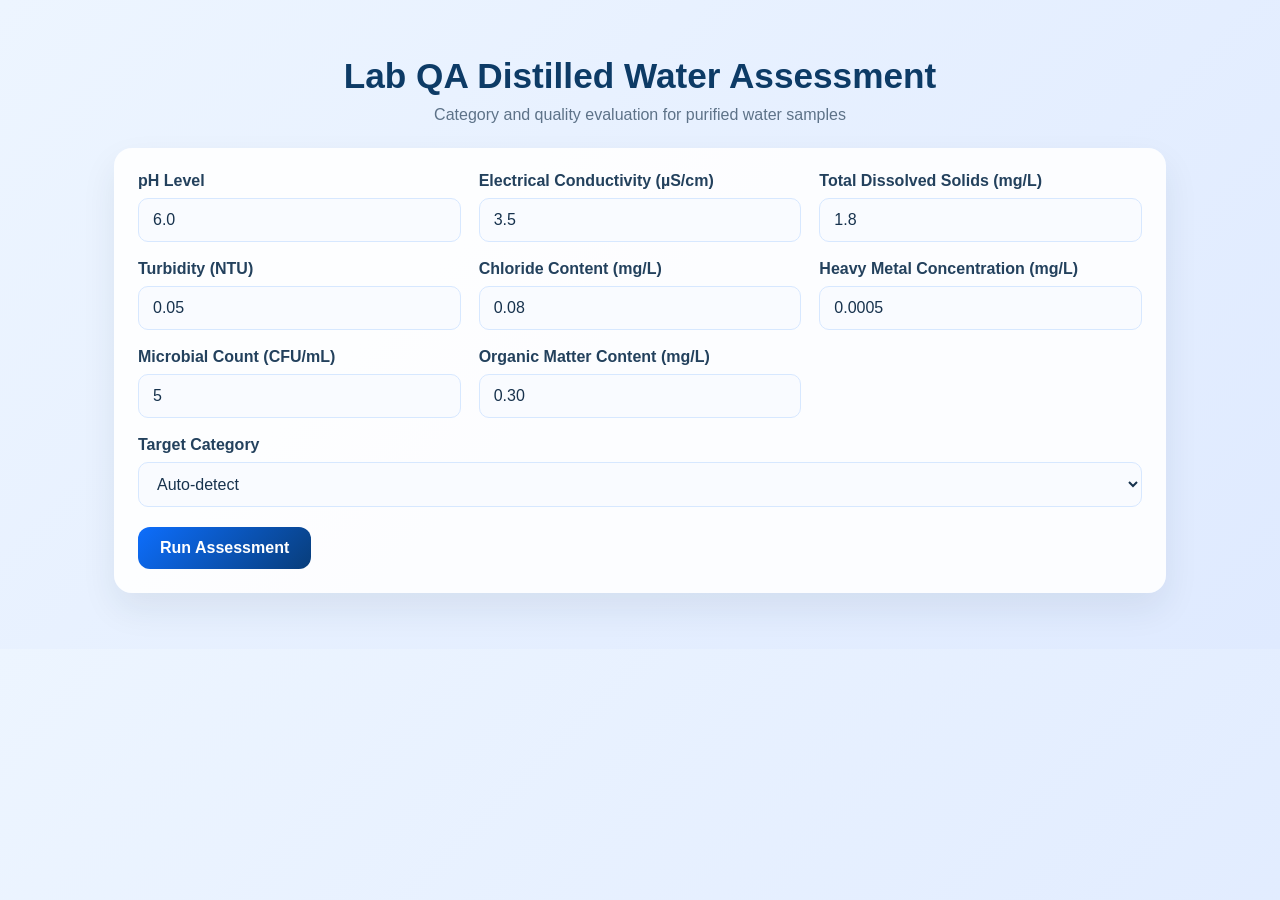
<file: index.html>
<!DOCTYPE html>
<html lang="en">
  <head>
    <meta charset="UTF-8" />
    <meta name="viewport" content="width=device-width, initial-scale=1.0" />
    <title>Lab QA Distilled Water Assessment</title>
    <style>
      :root {
        --bg: #edf5ff;
        --panel: #ffffff;
        --primary: #0d6efd;
        --primary-dark: #083d7a;
        --text: #17324d;
        --muted: #5d7288;
        --border: #d7e8ff;
        --success: #1f9d69;
        --warning: #d97706;
        --danger: #c0392b;
      }

      * { box-sizing: border-box; }

      body {
        margin: 0;
        font-family: Arial, Helvetica, sans-serif;
        background: linear-gradient(135deg, #edf5ff, #dfeaff);
        color: var(--text);
      }

      .container {
        max-width: 1100px;
        margin: 32px auto;
        padding: 24px;
      }

      .header {
        text-align: center;
        margin-bottom: 24px;
      }

      .header h1 {
        margin: 0 0 10px;
        color: #0d3b66;
        font-size: 2.2rem;
      }

      .header p {
        margin: 0;
        color: var(--muted);
        font-size: 1rem;
      }

      .panel {
        background: rgba(255,255,255,0.9);
        padding: 24px;
        border-radius: 18px;
        box-shadow: 0 16px 35px rgba(22, 48, 70, 0.08);
      }

      .grid {
        display: grid;
        grid-template-columns: repeat(auto-fit, minmax(240px, 1fr));
        gap: 18px;
      }

      .field {
        display: flex;
        flex-direction: column;
      }

      .field label {
        font-weight: 700;
        margin-bottom: 8px;
        color: #23415d;
      }

      .field input,
      .field select {
        border: 1px solid var(--border);
        border-radius: 10px;
        padding: 12px 14px;
        font-size: 1rem;
        background: #f9fbff;
        color: var(--text);
      }

      .full { grid-column: 1 / -1; }

      .actions {
        margin-top: 20px;
      }

      button {
        border: none;
        border-radius: 12px;
        background: linear-gradient(135deg, var(--primary), var(--primary-dark));
        color: white;
        font-size: 1rem;
        font-weight: 700;
        padding: 12px 22px;
        cursor: pointer;
      }

      button:hover {
        filter: brightness(1.05);
      }

      .alert {
        margin-top: 18px;
        border-radius: 12px;
        padding: 12px 16px;
        display: none;
        font-weight: 700;
      }

      .alert.error {
        background: #fff0f0;
        border: 1px solid #f2b4b4;
        color: var(--danger);
      }

      .result {
        margin-top: 30px;
      }

      .result-card {
        background: rgba(255,255,255,0.9);
        border-radius: 18px;
        padding: 24px;
        box-shadow: 0 16px 35px rgba(22, 48, 70, 0.08);
      }

      .result h2 {
        margin-top: 0;
        color: #102e4a;
      }

      .stats {
        display: grid;
        grid-template-columns: repeat(auto-fit, minmax(180px, 1fr));
        gap: 16px;
        margin: 18px 0 24px;
      }

      .stat {
        background: #eef7ff;
        border: 1px solid var(--border);
        border-radius: 12px;
        padding: 14px;
      }

      .stat-label {
        display: block;
        font-size: 0.8rem;
        color: var(--muted);
        margin-bottom: 6px;
      }

      .result-grid {
        display: grid;
        grid-template-columns: repeat(auto-fit, minmax(260px, 1fr));
        gap: 22px;
      }

      .group h3 {
        color: #112f4c;
        margin-top: 0;
      }

      ul {
        padding-left: 18px;
        margin: 10px 0 0;
      }

      li {
        margin-bottom: 8px;
      }

      .recommendations {
        margin-top: 22px;
      }

      .hidden { display: none; }
    </style>
  </head>
  <body>
    <div class="container">
      <header class="header">
        <h1>Lab QA Distilled Water Assessment</h1>
        <p>Category and quality evaluation for purified water samples</p>
      </header>

      <div class="panel">
        <form id="assessmentForm">
          <div class="grid">
            <div class="field">
              <label for="ph_level">pH Level</label>
              <input id="ph_level" type="number" step="0.01" value="6.0" required />
            </div>

            <div class="field">
              <label for="electrical_conductivity">Electrical Conductivity (µS/cm)</label>
              <input id="electrical_conductivity" type="number" step="0.01" value="3.5" required />
            </div>

            <div class="field">
              <label for="total_dissolved_solids">Total Dissolved Solids (mg/L)</label>
              <input id="total_dissolved_solids" type="number" step="0.01" value="1.8" required />
            </div>

            <div class="field">
              <label for="turbidity">Turbidity (NTU)</label>
              <input id="turbidity" type="number" step="0.01" value="0.05" required />
            </div>

            <div class="field">
              <label for="chloride_content">Chloride Content (mg/L)</label>
              <input id="chloride_content" type="number" step="0.01" value="0.08" required />
            </div>

            <div class="field">
              <label for="heavy_metal_concentration">Heavy Metal Concentration (mg/L)</label>
              <input id="heavy_metal_concentration" type="number" step="0.001" value="0.0005" required />
            </div>

            <div class="field">
              <label for="microbial_count">Microbial Count (CFU/mL)</label>
              <input id="microbial_count" type="number" step="1" value="5" required />
            </div>

            <div class="field">
              <label for="organic_matter_content">Organic Matter Content (mg/L)</label>
              <input id="organic_matter_content" type="number" step="0.01" value="0.30" required />
            </div>

            <div class="field full">
              <label for="category">Target Category</label>
              <select id="category">
                <option value="">Auto-detect</option>
                <option value="Pharmaceutical Grade">Pharmaceutical Grade</option>
                <option value="Laboratory Grade">Laboratory Grade</option>
                <option value="Food Grade">Food Grade</option>
                <option value="Cosmetic Grade">Cosmetic Grade</option>
                <option value="Industrial Grade">Industrial Grade</option>
                <option value="Standard">Standard</option>
              </select>
            </div>
          </div>

          <div class="actions">
            <button type="submit">Run Assessment</button>
          </div>
        </form>

        <div id="alert" class="alert error"></div>
      </div>

      <section id="resultSection" class="result hidden">
        <div class="result-card">
          <h2>Assessment Result</h2>

          <div class="stats">
            <div class="stat">
              <span class="stat-label">Category</span>
              <strong id="resultCategory">-</strong>
            </div>
            <div class="stat">
              <span class="stat-label">Grade</span>
              <strong id="resultGrade">-</strong>
            </div>
            <div class="stat">
              <span class="stat-label">Score</span>
              <strong id="resultScore">-</strong>
            </div>
          </div>

          <div class="result-grid">
            <div class="group">
              <h3>Passing Parameters</h3>
              <ul id="passingList"></ul>
            </div>

            <div class="group">
              <h3>Failing Parameters</h3>
              <ul id="failingList"></ul>
            </div>
          </div>

          <div class="recommendations group">
            <h3>Recommendations</h3>
            <ul id="recommendationsList"></ul>
          </div>
        </div>
      </section>
    </div>

    <script>
      const standards = {
        'Pharmaceutical Grade': {
          phMin: 5.5, phMax: 6.5,
          ecMax: 5.1,
          tdsMax: 2.5,
          turbidityMax: 0.1,
          chlorideMax: 0.10,
          heavyMetalMax: 0.001,
          microbialMax: 10,
          organicMax: 0.5
        },
        'Laboratory Grade': {
          phMin: 5.0, phMax: 7.0,
          ecMax: 10.0,
          tdsMax: 5.0,
          turbidityMax: 0.5,
          chlorideMax: 0.5,
          heavyMetalMax: 0.01,
          microbialMax: 100,
          organicMax: 1.0
        },
        'Food Grade': {
          phMin: 6.0, phMax: 7.5,
          ecMax: 50.0,
          tdsMax: 25.0,
          turbidityMax: 1.0,
          chlorideMax: 1.0,
          heavyMetalMax: 0.05,
          microbialMax: 1000,
          organicMax: 2.0
        },
        'Cosmetic Grade': {
          phMin: 5.5, phMax: 7.5,
          ecMax: 75.0,
          tdsMax: 50.0,
          turbidityMax: 2.0,
          chlorideMax: 2.0,
          heavyMetalMax: 0.1,
          microbialMax: 5000,
          organicMax: 3.0
        },
        'Industrial Grade': {
          phMin: 4.0, phMax: 8.0,
          ecMax: 200.0,
          tdsMax: 100.0,
          turbidityMax: 5.0,
          chlorideMax: 5.0,
          heavyMetalMax: 0.5,
          microbialMax: 50000,
          organicMax: 5.0
        },
        'Standard': {
          phMin: 3.0, phMax: 9.0,
          ecMax: 500.0,
          tdsMax: 250.0,
          turbidityMax: 10.0,
          chlorideMax: 10.0,
          heavyMetalMax: 1.0,
          microbialMax: 100000,
          organicMax: 10.0
        }
      };

      const categoryOrder = [
        'Pharmaceutical Grade',
        'Laboratory Grade',
        'Food Grade',
        'Cosmetic Grade',
        'Industrial Grade',
        'Standard'
      ];

      function showAlert(message) {
        const alertBox = document.getElementById('alert');
        alertBox.textContent = message;
        alertBox.style.display = 'block';
      }

      function hideAlert() {
        document.getElementById('alert').style.display = 'none';
      }

      function calculateDeviationScore(value, minVal, maxVal) {
        if (value < minVal) return Math.max(0, 100 - (minVal - value) * 10);
        if (value > maxVal) return Math.max(0, 100 - (value - maxVal) * 10);
        return 100;
      }

      function parameterScore(metricName, value, standard) {
        switch (metricName) {
          case 'pH Level':
            return calculateDeviationScore(value, standard.phMin, standard.phMax);
          case 'Electrical Conductivity':
            return value <= standard.ecMax ? 100 : Math.max(0, 100 - (value - standard.ecMax) * 2);
          case 'Total Dissolved Solids':
            return value <= standard.tdsMax ? 100 : Math.max(0, 100 - (value - standard.tdsMax) * 2);
          case 'Turbidity':
            return value <= standard.turbidityMax ? 100 : Math.max(0, 100 - (value - standard.turbidityMax) * 5);
          case 'Chloride Content':
            return value <= standard.chlorideMax ? 100 : Math.max(0, 100 - (value - standard.chlorideMax) * 10);
          case 'Heavy Metal Concentration':
            return value <= standard.heavyMetalMax ? 100 : Math.max(0, 100 - (value - standard.heavyMetalMax) * 50);
          case 'Microbial Count':
            return value <= standard.microbialMax ? 100 : Math.max(0, 100 - ((value / standard.microbialMax) - 1) * 20);
          case 'Organic Matter Content':
            return value <= standard.organicMax ? 100 : Math.max(0, 100 - (value - standard.organicMax) * 10);
          default:
            return 100;
        }
      }

      function getMatchingCategory(metrics) {
        const scores = categoryOrder.map((categoryName) => {
          const std = standards[categoryName];
          let passes = 0;
          let fails = 0;

          const checks = [
            { name: 'pH Level', value: metrics.ph_level, isPass: metrics.ph_level >= std.phMin && metrics.ph_level <= std.phMax },
            { name: 'Electrical Conductivity', value: metrics.electrical_conductivity, isPass: metrics.electrical_conductivity <= std.ecMax },
            { name: 'Total Dissolved Solids', value: metrics.total_dissolved_solids, isPass: metrics.total_dissolved_solids <= std.tdsMax },
            { name: 'Turbidity', value: metrics.turbidity, isPass: metrics.turbidity <= std.turbidityMax },
            { name: 'Chloride Content', value: metrics.chloride_content, isPass: metrics.chloride_content <= std.chlorideMax },
            { name: 'Heavy Metal Concentration', value: metrics.heavy_metal_concentration, isPass: metrics.heavy_metal_concentration <= std.heavyMetalMax },
            { name: 'Microbial Count', value: metrics.microbial_count, isPass: metrics.microbial_count <= std.microbialMax },
            { name: 'Organic Matter Content', value: metrics.organic_matter_content, isPass: metrics.organic_matter_content <= std.organicMax }
          ];

          checks.forEach((item) => {
            if (item.isPass) passes++; else fails++;
          });

          return { categoryName, score: passes - (fails * 2) };
        });

        scores.sort((a,b) => b.score - a.score);
        return scores[0].categoryName;
      }

      function assessWater(metrics, categoryName) {
        const targetCategory = categoryName || getMatchingCategory(metrics);
        const standard = standards[targetCategory];
        const passing = [];
        const failing = [];
        const scores = [];

        const checks = [
          { label: 'pH Level', value: metrics.ph_level, pass: metrics.ph_level >= standard.phMin && metrics.ph_level <= standard.phMax },
          { label: 'Electrical Conductivity', value: metrics.electrical_conductivity, pass: metrics.electrical_conductivity <= standard.ecMax },
          { label: 'Total Dissolved Solids', value: metrics.total_dissolved_solids, pass: metrics.total_dissolved_solids <= standard.tdsMax },
          { label: 'Turbidity', value: metrics.turbidity, pass: metrics.turbidity <= standard.turbidityMax },
          { label: 'Chloride Content', value: metrics.chloride_content, pass: metrics.chloride_content <= standard.chlorideMax },
          { label: 'Heavy Metal Concentration', value: metrics.heavy_metal_concentration, pass: metrics.heavy_metal_concentration <= standard.heavyMetalMax },
          { label: 'Microbial Count', value: metrics.microbial_count, pass: metrics.microbial_count <= standard.microbialMax },
          { label: 'Organic Matter Content', value: metrics.organic_matter_content, pass: metrics.organic_matter_content <= standard.organicMax }
        ];

        checks.forEach((item) => {
          const score = parameterScore(item.label, item.value, standard);
          scores.push(score);
          if (item.pass) passing.push(item.label); else failing.push(item.label);
        });

        const avgScore = scores.reduce((sum, n) => sum + n, 0) / scores.length;
        const grade = avgScore >= 90 ? 'Excellent' : avgScore >= 75 ? 'Good' : avgScore >= 60 ? 'Acceptable' : avgScore >= 40 ? 'Poor' : 'Failed';

        const recommendations = [];
        if (failing.length === 0) {
          recommendations.push('Water meets all standards for the selected category.');
        } else {
          failing.forEach((item) => {
            const map = {
              'pH Level': 'Adjust pH level using the correct buffer or neutralization method.',
              'Electrical Conductivity': 'Improve deionization or distillation to reduce dissolved ions.',
              'Total Dissolved Solids': 'Use additional filtration or reverse osmosis to lower dissolved solids.',
              'Turbidity': 'Apply fine filtration or settling to remove suspended particles.',
              'Chloride Content': 'Use ion exchange or additional purification to reduce chloride concentrations.',
              'Heavy Metal Concentration': 'Install polishing or chelation treatment for heavy metal removal.',
              'Microbial Count': 'Use UV sterilization or membrane filtration to reduce microbial load.',
              'Organic Matter Content': 'Apply activated carbon filtration or oxidation treatment.'
            };
            recommendations.push(map[item] || 'Review the treatment system and re-test after correction.');
          });
        }

        recommendations.push('Re-test after implementing corrective actions and document the results.');

        return {
          category: targetCategory,
          grade,
          score: avgScore,
          passing,
          failing,
          recommendations
        };
      }

      document.getElementById('assessmentForm').addEventListener('submit', function (event) {
        event.preventDefault();
        hideAlert();

        const metrics = {
          ph_level: parseFloat(document.getElementById('ph_level').value),
          electrical_conductivity: parseFloat(document.getElementById('electrical_conductivity').value),
          total_dissolved_solids: parseFloat(document.getElementById('total_dissolved_solids').value),
          turbidity: parseFloat(document.getElementById('turbidity').value),
          chloride_content: parseFloat(document.getElementById('chloride_content').value),
          heavy_metal_concentration: parseFloat(document.getElementById('heavy_metal_concentration').value),
          microbial_count: parseInt(document.getElementById('microbial_count').value, 10),
          organic_matter_content: parseFloat(document.getElementById('organic_matter_content').value)
        };

        if (Object.values(metrics).some((value) => Number.isNaN(value))) {
          showAlert('Please enter valid numeric values for all fields.');
          return;
        }

        const selectedCategory = document.getElementById('category').value;
        const result = assessWater(metrics, selectedCategory);

        document.getElementById('resultCategory').textContent = result.category;
        document.getElementById('resultGrade').textContent = result.grade;
        document.getElementById('resultScore').textContent = `${result.score.toFixed(1)}/100`;

        const passingList = document.getElementById('passingList');
        const failingList = document.getElementById('failingList');
        const recommendationsList = document.getElementById('recommendationsList');

        passingList.innerHTML = result.passing.length
          ? result.passing.map((item) => `<li>${item}</li>`).join('')
          : '<li>None</li>';

        failingList.innerHTML = result.failing.length
          ? result.failing.map((item) => `<li>${item}</li>`).join('')
          : '<li>None</li>';

        recommendationsList.innerHTML = result.recommendations.map((item) => `<li>${item}</li>`).join('');

        document.getElementById('resultSection').classList.remove('hidden');
      });
    </script>
  </body>
</html>
</file>
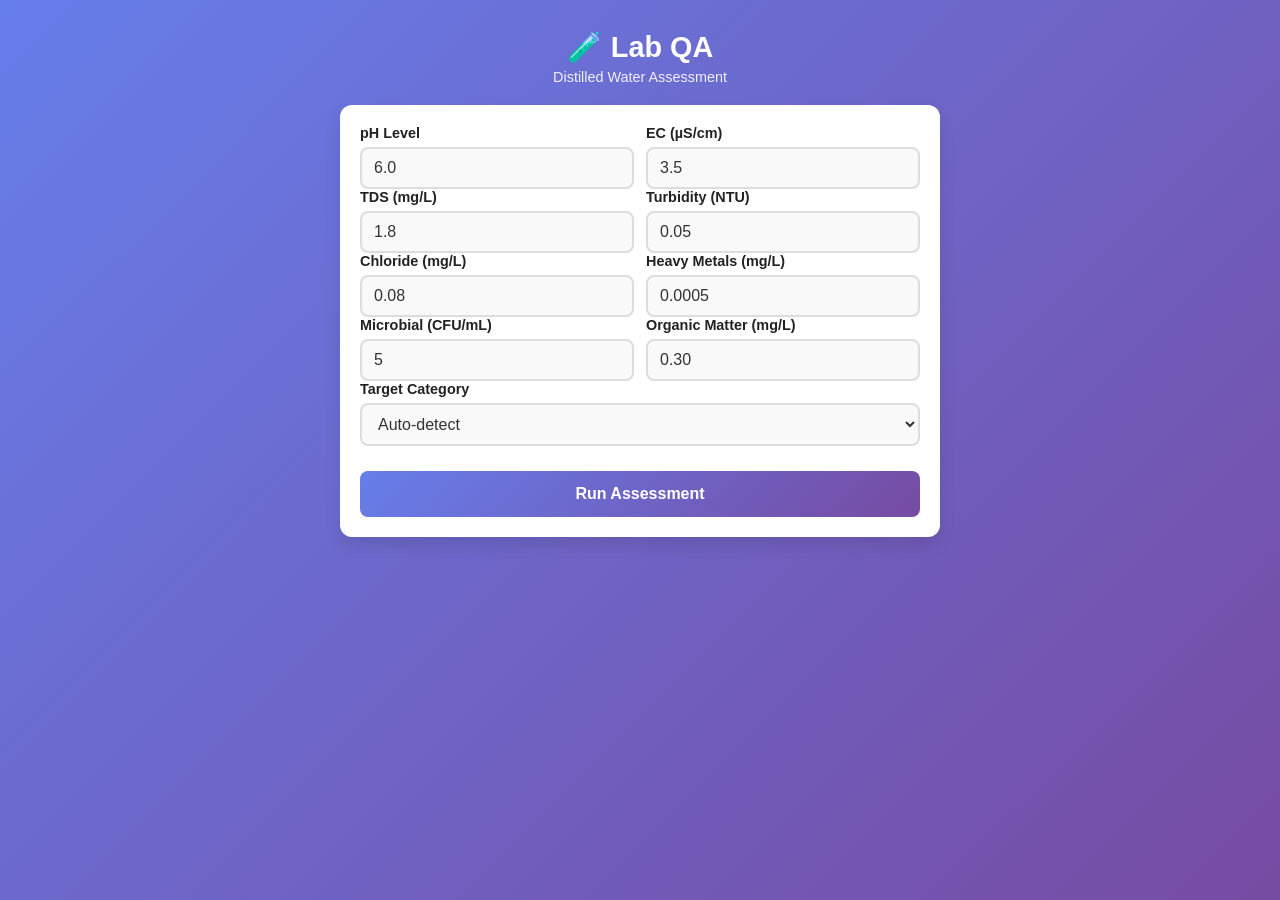
<file: lab-qa.html>
<!DOCTYPE html>
<html lang="en">
<head>
    <meta charset="UTF-8">
    <meta name="viewport" content="width=device-width, initial-scale=1.0, maximum-scale=5.0, user-scalable=yes">
    <title>Lab QA - Water Assessment</title>
    <style>
        * {
            margin: 0;
            padding: 0;
            box-sizing: border-box;
        }

        body {
            font-family: -apple-system, BlinkMacSystemFont, "Segoe UI", Roboto, "Helvetica Neue", Arial, sans-serif;
            background: linear-gradient(135deg, #667eea 0%, #764ba2 100%);
            min-height: 100vh;
            padding: 10px;
            color: #333;
        }

        .wrapper {
            max-width: 600px;
            margin: 0 auto;
        }

        .header {
            text-align: center;
            color: white;
            margin: 20px 0;
        }

        .header h1 {
            font-size: 1.8rem;
            margin-bottom: 5px;
        }

        .header p {
            font-size: 0.9rem;
            opacity: 0.9;
        }

        .card {
            background: white;
            border-radius: 12px;
            padding: 20px;
            margin-bottom: 20px;
            box-shadow: 0 8px 16px rgba(0, 0, 0, 0.1);
        }

        .field-group {
            margin-bottom: 15px;
        }

        label {
            display: block;
            font-weight: 600;
            margin-bottom: 6px;
            color: #222;
            font-size: 0.9rem;
        }

        input, select {
            width: 100%;
            padding: 10px 12px;
            border: 2px solid #ddd;
            border-radius: 8px;
            font-size: 1rem;
            background: #f9f9f9;
            color: #333;
            transition: border-color 0.3s;
        }

        input:focus, select:focus {
            outline: none;
            border-color: #667eea;
            background: white;
        }

        .two-col {
            display: grid;
            grid-template-columns: 1fr 1fr;
            gap: 12px;
        }

        .two-col .field-group {
            margin-bottom: 0;
        }

        .btn-primary {
            width: 100%;
            padding: 14px;
            background: linear-gradient(135deg, #667eea 0%, #764ba2 100%);
            color: white;
            border: none;
            border-radius: 8px;
            font-size: 1rem;
            font-weight: 600;
            cursor: pointer;
            transition: transform 0.2s;
            margin-top: 10px;
        }

        .btn-primary:active {
            transform: scale(0.98);
        }

        .alert {
            padding: 12px 16px;
            border-radius: 8px;
            margin-bottom: 15px;
            display: none;
            font-weight: 500;
        }

        .alert.show {
            display: block;
        }

        .alert-error {
            background: #fee;
            color: #c33;
            border: 1px solid #fcc;
        }

        .result-section {
            display: none;
        }

        .result-section.show {
            display: block;
        }

        .result-header {
            display: grid;
            grid-template-columns: 1fr 1fr 1fr;
            gap: 10px;
            margin-bottom: 20px;
        }

        .result-item {
            background: #f0f4ff;
            padding: 15px;
            border-radius: 8px;
            text-align: center;
            border-left: 4px solid #667eea;
        }

        .result-item-label {
            display: block;
            font-size: 0.75rem;
            color: #666;
            margin-bottom: 5px;
            text-transform: uppercase;
            font-weight: 600;
        }

        .result-item-value {
            display: block;
            font-size: 1.4rem;
            font-weight: 700;
            color: #667eea;
        }

        .result-section h3 {
            font-size: 1.1rem;
            color: #222;
            margin: 20px 0 12px;
            border-bottom: 2px solid #667eea;
            padding-bottom: 8px;
        }

        .parameter-list {
            list-style: none;
            padding: 0;
        }

        .parameter-list li {
            padding: 8px 0;
            border-bottom: 1px solid #eee;
            font-size: 0.95rem;
        }

        .parameter-list li:before {
            content: "✓ ";
            color: #4caf50;
            font-weight: bold;
            margin-right: 8px;
        }

        .fail-list li:before {
            content: "✗ ";
            color: #f44336;
        }

        .no-items {
            padding: 10px 0;
            color: #999;
            font-style: italic;
        }

        @media (max-width: 480px) {
            .header h1 {
                font-size: 1.4rem;
            }

            .card {
                padding: 15px;
            }

            .result-header {
                grid-template-columns: 1fr;
            }
        }
    </style>
</head>
<body>
    <div class="wrapper">
        <div class="header">
            <h1>🧪 Lab QA</h1>
            <p>Distilled Water Assessment</p>
        </div>

        <div class="card">
            <div id="alert" class="alert alert-error"></div>

            <form id="form">
                <div class="two-col">
                    <div class="field-group">
                        <label>pH Level</label>
                        <input type="number" id="ph" step="0.01" value="6.0" required>
                    </div>
                    <div class="field-group">
                        <label>EC (µS/cm)</label>
                        <input type="number" id="ec" step="0.01" value="3.5" required>
                    </div>
                </div>

                <div class="two-col">
                    <div class="field-group">
                        <label>TDS (mg/L)</label>
                        <input type="number" id="tds" step="0.01" value="1.8" required>
                    </div>
                    <div class="field-group">
                        <label>Turbidity (NTU)</label>
                        <input type="number" id="turbidity" step="0.01" value="0.05" required>
                    </div>
                </div>

                <div class="two-col">
                    <div class="field-group">
                        <label>Chloride (mg/L)</label>
                        <input type="number" id="chloride" step="0.01" value="0.08" required>
                    </div>
                    <div class="field-group">
                        <label>Heavy Metals (mg/L)</label>
                        <input type="number" id="metals" step="0.001" value="0.0005" required>
                    </div>
                </div>

                <div class="two-col">
                    <div class="field-group">
                        <label>Microbial (CFU/mL)</label>
                        <input type="number" id="microbial" step="1" value="5" required>
                    </div>
                    <div class="field-group">
                        <label>Organic Matter (mg/L)</label>
                        <input type="number" id="organic" step="0.01" value="0.30" required>
                    </div>
                </div>

                <div class="field-group">
                    <label>Target Category</label>
                    <select id="category">
                        <option value="">Auto-detect</option>
                        <option value="Pharmaceutical Grade">Pharmaceutical Grade</option>
                        <option value="Laboratory Grade">Laboratory Grade</option>
                        <option value="Food Grade">Food Grade</option>
                        <option value="Cosmetic Grade">Cosmetic Grade</option>
                        <option value="Industrial Grade">Industrial Grade</option>
                        <option value="Standard">Standard</option>
                    </select>
                </div>

                <button type="submit" class="btn-primary">Run Assessment</button>
            </form>
        </div>

        <div id="result" class="card result-section">
            <div class="result-header">
                <div class="result-item">
                    <span class="result-item-label">Category</span>
                    <span class="result-item-value" id="rCategory">-</span>
                </div>
                <div class="result-item">
                    <span class="result-item-label">Grade</span>
                    <span class="result-item-value" id="rGrade">-</span>
                </div>
                <div class="result-item">
                    <span class="result-item-label">Score</span>
                    <span class="result-item-value" id="rScore">-</span>
                </div>
            </div>

            <h3>✓ Passing Parameters</h3>
            <ul class="parameter-list" id="passing"></ul>

            <h3>✗ Failing Parameters</h3>
            <ul class="parameter-list fail-list" id="failing"></ul>

            <h3>💡 Recommendations</h3>
            <ul class="parameter-list" id="recommendations"></ul>
        </div>
    </div>

    <script>
        const standards = {
            'Pharmaceutical Grade': {
                phMin: 5.5, phMax: 6.5, ecMax: 5.1, tdsMax: 2.5, turbidityMax: 0.1,
                chlorideMax: 0.10, metalMax: 0.001, microbialMax: 10, organicMax: 0.5
            },
            'Laboratory Grade': {
                phMin: 5.0, phMax: 7.0, ecMax: 10.0, tdsMax: 5.0, turbidityMax: 0.5,
                chlorideMax: 0.5, metalMax: 0.01, microbialMax: 100, organicMax: 1.0
            },
            'Food Grade': {
                phMin: 6.0, phMax: 7.5, ecMax: 50.0, tdsMax: 25.0, turbidityMax: 1.0,
                chlorideMax: 1.0, metalMax: 0.05, microbialMax: 1000, organicMax: 2.0
            },
            'Cosmetic Grade': {
                phMin: 5.5, phMax: 7.5, ecMax: 75.0, tdsMax: 50.0, turbidityMax: 2.0,
                chlorideMax: 2.0, metalMax: 0.1, microbialMax: 5000, organicMax: 3.0
            },
            'Industrial Grade': {
                phMin: 4.0, phMax: 8.0, ecMax: 200.0, tdsMax: 100.0, turbidityMax: 5.0,
                chlorideMax: 5.0, metalMax: 0.5, microbialMax: 50000, organicMax: 5.0
            },
            'Standard': {
                phMin: 3.0, phMax: 9.0, ecMax: 500.0, tdsMax: 250.0, turbidityMax: 10.0,
                chlorideMax: 10.0, metalMax: 1.0, microbialMax: 100000, organicMax: 10.0
            }
        };

        function findBestCategory(ph, ec, tds, turb, chlor, metal, micro, org) {
            let best = { cat: 'Standard', score: -999 };
            
            Object.entries(standards).forEach(([cat, std]) => {
                let score = 0;
                score += (ph >= std.phMin && ph <= std.phMax) ? 1 : -2;
                score += (ec <= std.ecMax) ? 1 : -2;
                score += (tds <= std.tdsMax) ? 1 : -2;
                score += (turb <= std.turbidityMax) ? 1 : -2;
                score += (chlor <= std.chlorideMax) ? 1 : -2;
                score += (metal <= std.metalMax) ? 1 : -2;
                score += (micro <= std.microbialMax) ? 1 : -2;
                score += (org <= std.organicMax) ? 1 : -2;
                
                if (score > best.score) best = { cat, score };
            });
            
            return best.cat;
        }

        function getScore(val, min, max) {
            if (val >= min && val <= max) return 100;
            let dev = val < min ? min - val : val - max;
            return Math.max(0, 100 - dev * 10);
        }

        function assess(ph, ec, tds, turb, chlor, metal, micro, org, catName) {
            const category = catName || findBestCategory(ph, ec, tds, turb, chlor, metal, micro, org);
            const std = standards[category];

            const checks = [
                { name: 'pH Level', val: ph, pass: ph >= std.phMin && ph <= std.phMax },
                { name: 'Electrical Conductivity', val: ec, pass: ec <= std.ecMax },
                { name: 'Total Dissolved Solids', val: tds, pass: tds <= std.tdsMax },
                { name: 'Turbidity', val: turb, pass: turb <= std.turbidityMax },
                { name: 'Chloride Content', val: chlor, pass: chlor <= std.chlorideMax },
                { name: 'Heavy Metal Conc.', val: metal, pass: metal <= std.metalMax },
                { name: 'Microbial Count', val: micro, pass: micro <= std.microbialMax },
                { name: 'Organic Matter', val: org, pass: org <= std.organicMax }
            ];

            const passing = [];
            const failing = [];
            const scores = [];

            checks.forEach(c => {
                if (c.pass) passing.push(c.name);
                else failing.push(c.name);
                
                let score = 100;
                if (c.name === 'pH Level') score = getScore(c.val, std.phMin, std.phMax);
                else if (c.name === 'Microbial Count' && c.val > std.microbialMax) {
                    score = Math.max(0, 100 - ((c.val / std.microbialMax) - 1) * 20);
                } else if (c.val > (c.name === 'pH Level' ? std.phMax : c.name.includes('pH') ? std.phMax : 
                    c.name === 'Electrical Conductivity' ? std.ecMax :
                    c.name === 'Total Dissolved Solids' ? std.tdsMax :
                    c.name === 'Turbidity' ? std.turbidityMax :
                    c.name === 'Chloride Content' ? std.chlorideMax :
                    c.name === 'Heavy Metal Conc.' ? std.metalMax :
                    c.name === 'Organic Matter' ? std.organicMax : 0)) {
                    
                    const excess = c.val - (c.name === 'Electrical Conductivity' ? std.ecMax :
                        c.name === 'Total Dissolved Solids' ? std.tdsMax :
                        c.name === 'Turbidity' ? std.turbidityMax :
                        c.name === 'Chloride Content' ? std.chlorideMax :
                        c.name === 'Heavy Metal Conc.' ? std.metalMax :
                        c.name === 'Organic Matter' ? std.organicMax : 0);
                    
                    const factor = c.name === 'Turbidity' ? 5 : 
                                 c.name === 'Chloride Content' ? 10 :
                                 c.name === 'Heavy Metal Conc.' ? 50 :
                                 c.name === 'Organic Matter' ? 10 : 2;
                    
                    score = Math.max(0, 100 - excess * factor);
                }
                scores.push(score);
            });

            const avgScore = scores.reduce((a, b) => a + b, 0) / scores.length;
            const grade = avgScore >= 90 ? 'Excellent' : avgScore >= 75 ? 'Good' : 
                         avgScore >= 60 ? 'Acceptable' : avgScore >= 40 ? 'Poor' : 'Failed';

            const recommendations = failing.length === 0 
                ? ['All parameters meet standards. Water quality is acceptable.']
                : [
                    ...failing.map(f => {
                        const map = {
                            'pH Level': 'Adjust pH using appropriate buffers or neutralization.',
                            'Electrical Conductivity': 'Improve deionization or distillation process.',
                            'Total Dissolved Solids': 'Use reverse osmosis or multi-stage filtration.',
                            'Turbidity': 'Apply fine filtration or sedimentation.',
                            'Chloride Content': 'Use ion-exchange or additional purification.',
                            'Heavy Metal Conc.': 'Install chelation or polishing treatment.',
                            'Microbial Count': 'Use UV sterilization or membrane filtration.',
                            'Organic Matter': 'Apply activated carbon or oxidation treatment.'
                        };
                        return map[f] || 'Review treatment process.';
                    }),
                    'Re-test after 48 hours following corrective actions.'
                ];

            return { category, grade, score: avgScore, passing, failing, recommendations };
        }

        document.getElementById('form').addEventListener('submit', (e) => {
            e.preventDefault();
            
            try {
                const ph = parseFloat(document.getElementById('ph').value);
                const ec = parseFloat(document.getElementById('ec').value);
                const tds = parseFloat(document.getElementById('tds').value);
                const turb = parseFloat(document.getElementById('turbidity').value);
                const chlor = parseFloat(document.getElementById('chloride').value);
                const metal = parseFloat(document.getElementById('metals').value);
                const micro = parseInt(document.getElementById('microbial').value);
                const org = parseFloat(document.getElementById('organic').value);
                const cat = document.getElementById('category').value;

                const result = assess(ph, ec, tds, turb, chlor, metal, micro, org, cat);

                document.getElementById('rCategory').textContent = result.category;
                document.getElementById('rGrade').textContent = result.grade;
                document.getElementById('rScore').textContent = result.score.toFixed(1) + '/100';

                document.getElementById('passing').innerHTML = result.passing.length 
                    ? result.passing.map(p => `<li>${p}</li>`).join('')
                    : '<li class="no-items">None</li>';

                document.getElementById('failing').innerHTML = result.failing.length
                    ? result.failing.map(f => `<li>${f}</li>`).join('')
                    : '<li class="no-items">None</li>';

                document.getElementById('recommendations').innerHTML = result.recommendations
                    .map(r => `<li>${r}</li>`).join('');

                document.getElementById('result').classList.add('show');
                document.getElementById('alert').classList.remove('show');
                
                // Scroll to results
                setTimeout(() => {
                    document.getElementById('result').scrollIntoView({ behavior: 'smooth' });
                }, 100);

            } catch (err) {
                document.getElementById('alert').textContent = '⚠️ ' + err.message;
                document.getElementById('alert').classList.add('show');
            }
        });
    </script>
</body>
</html>
</file>
